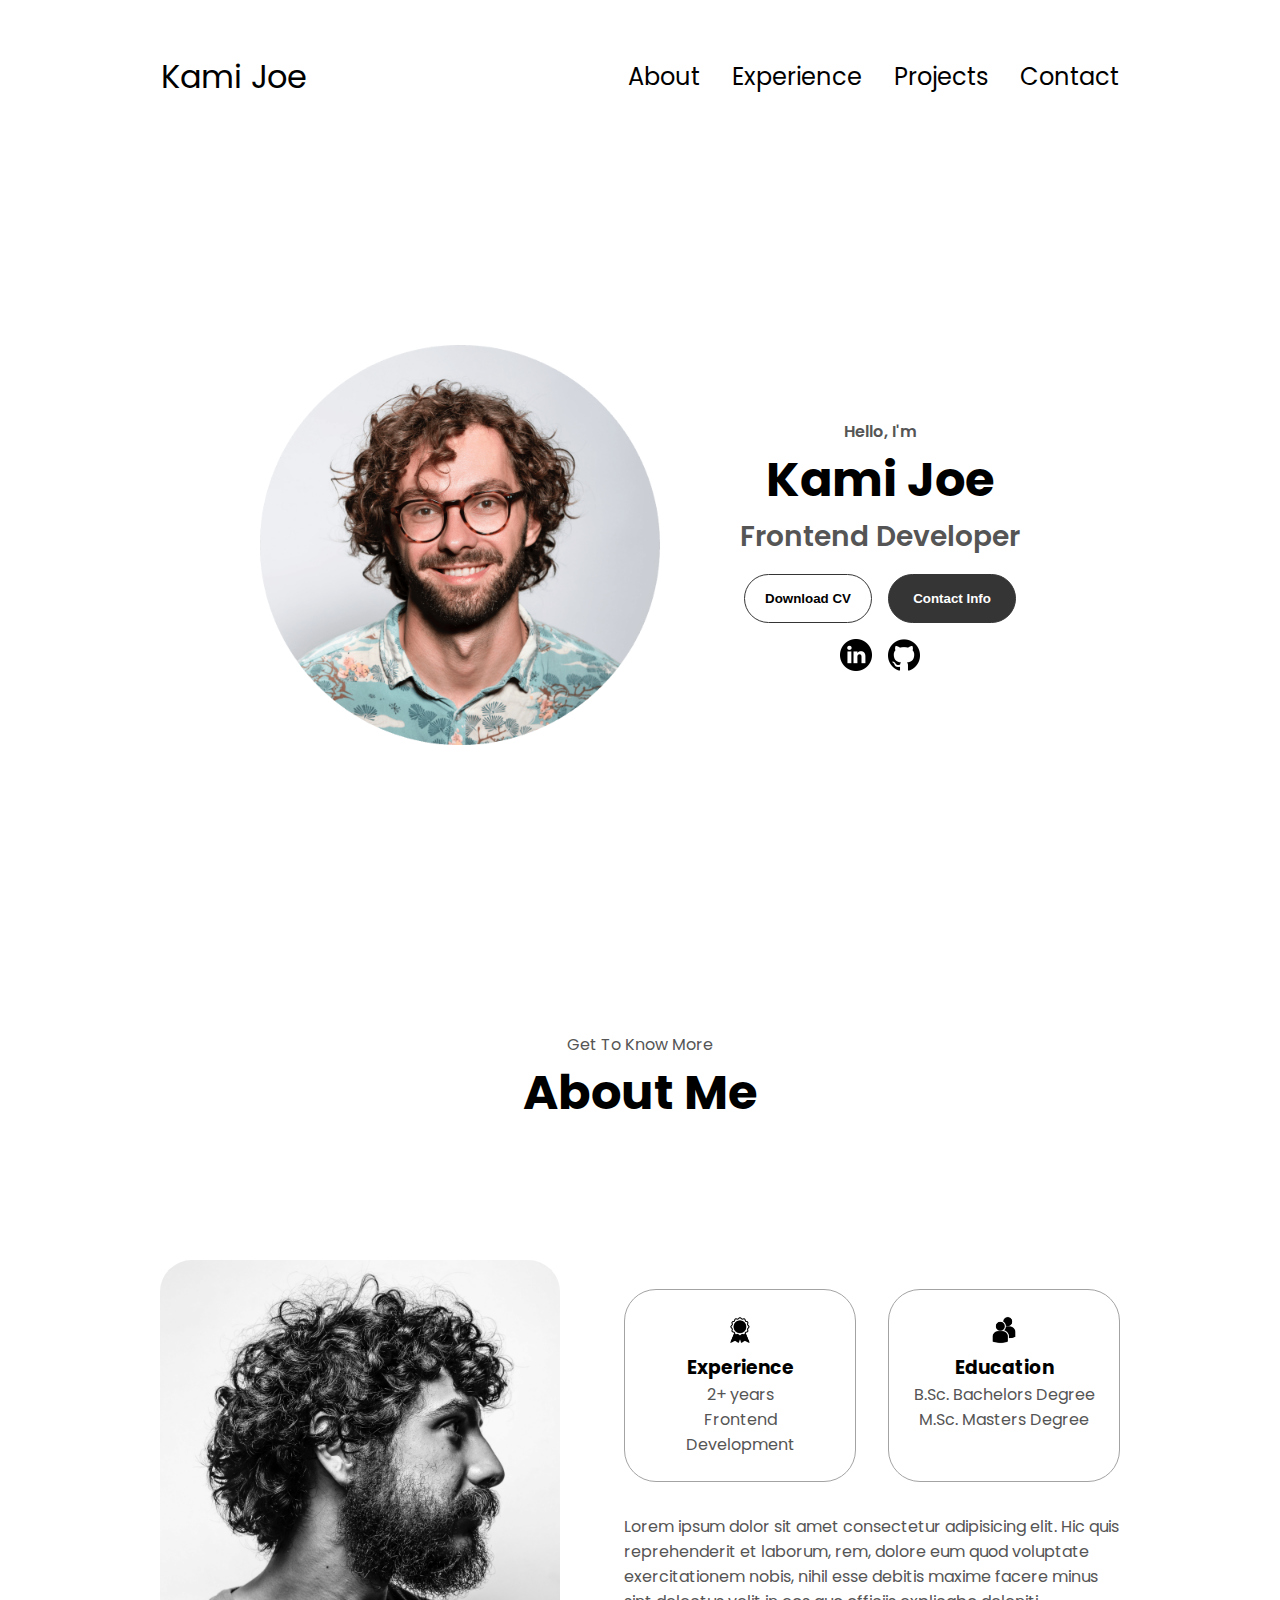
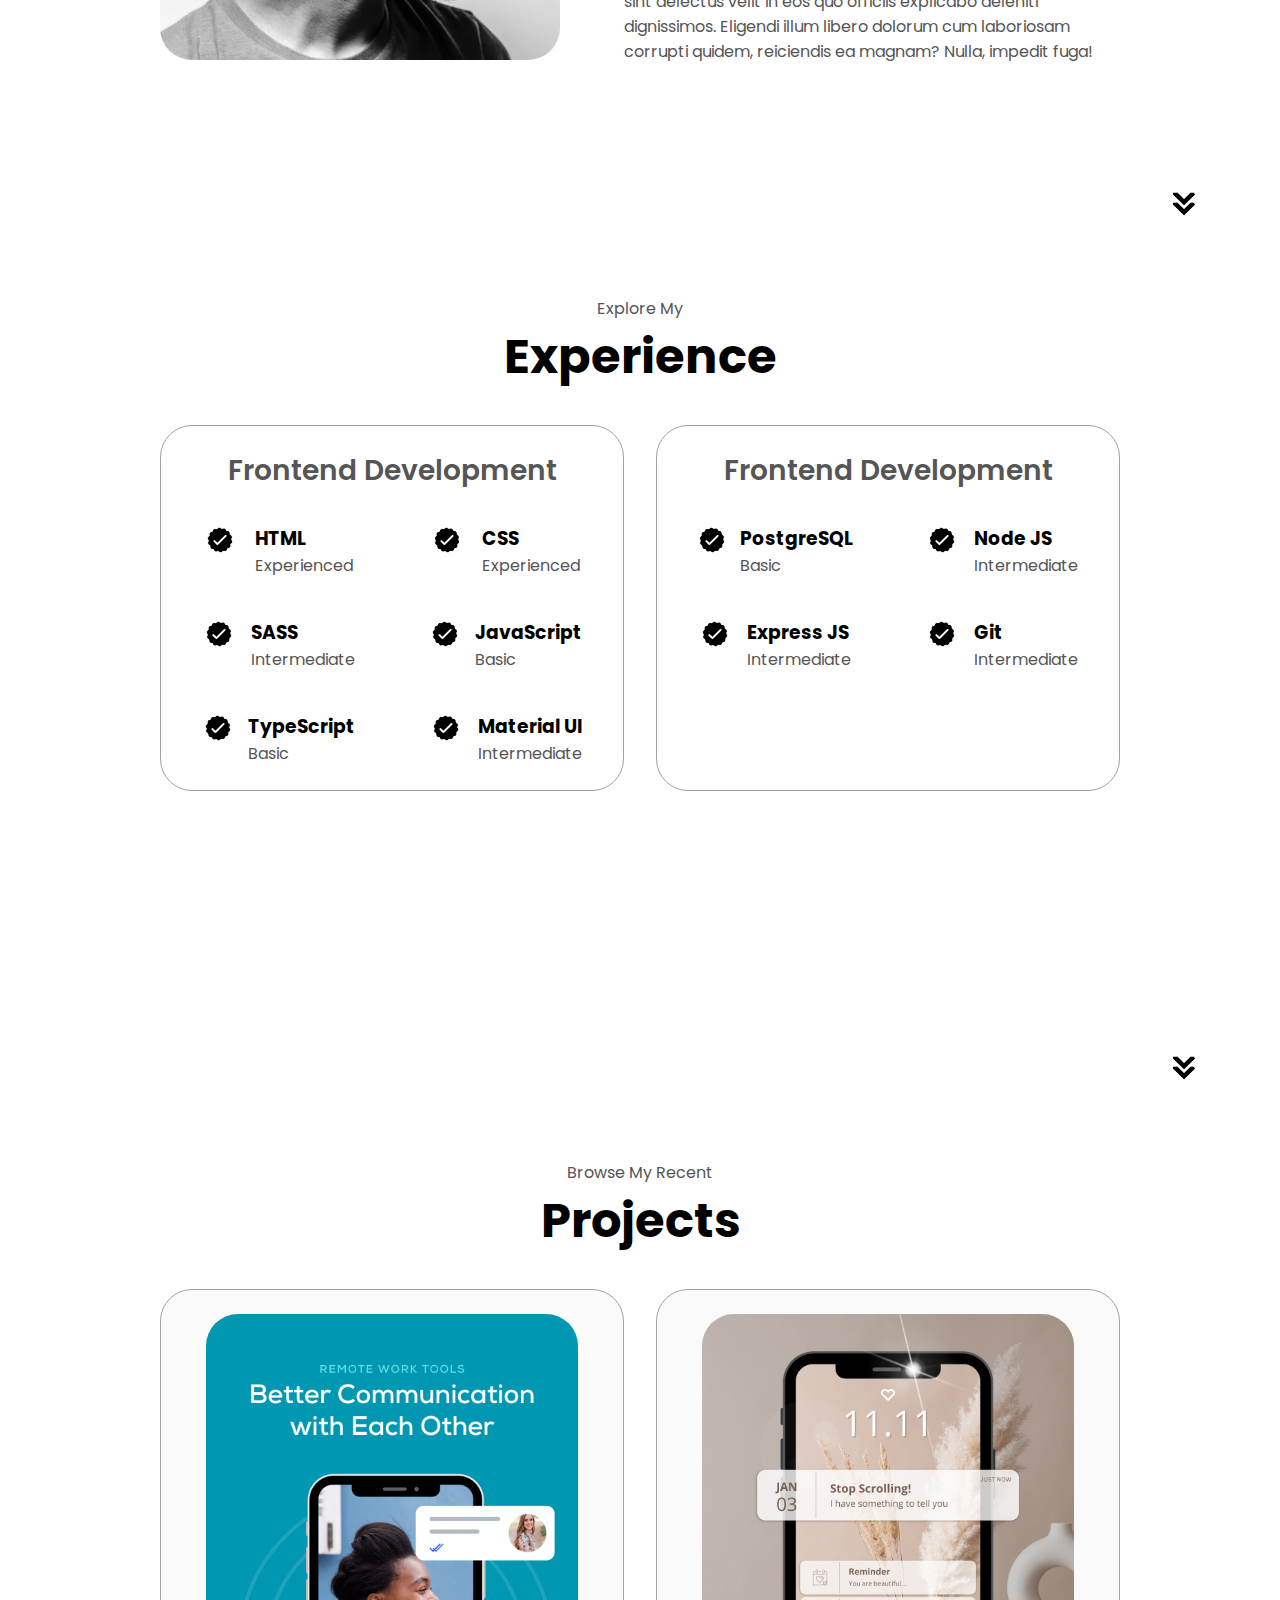
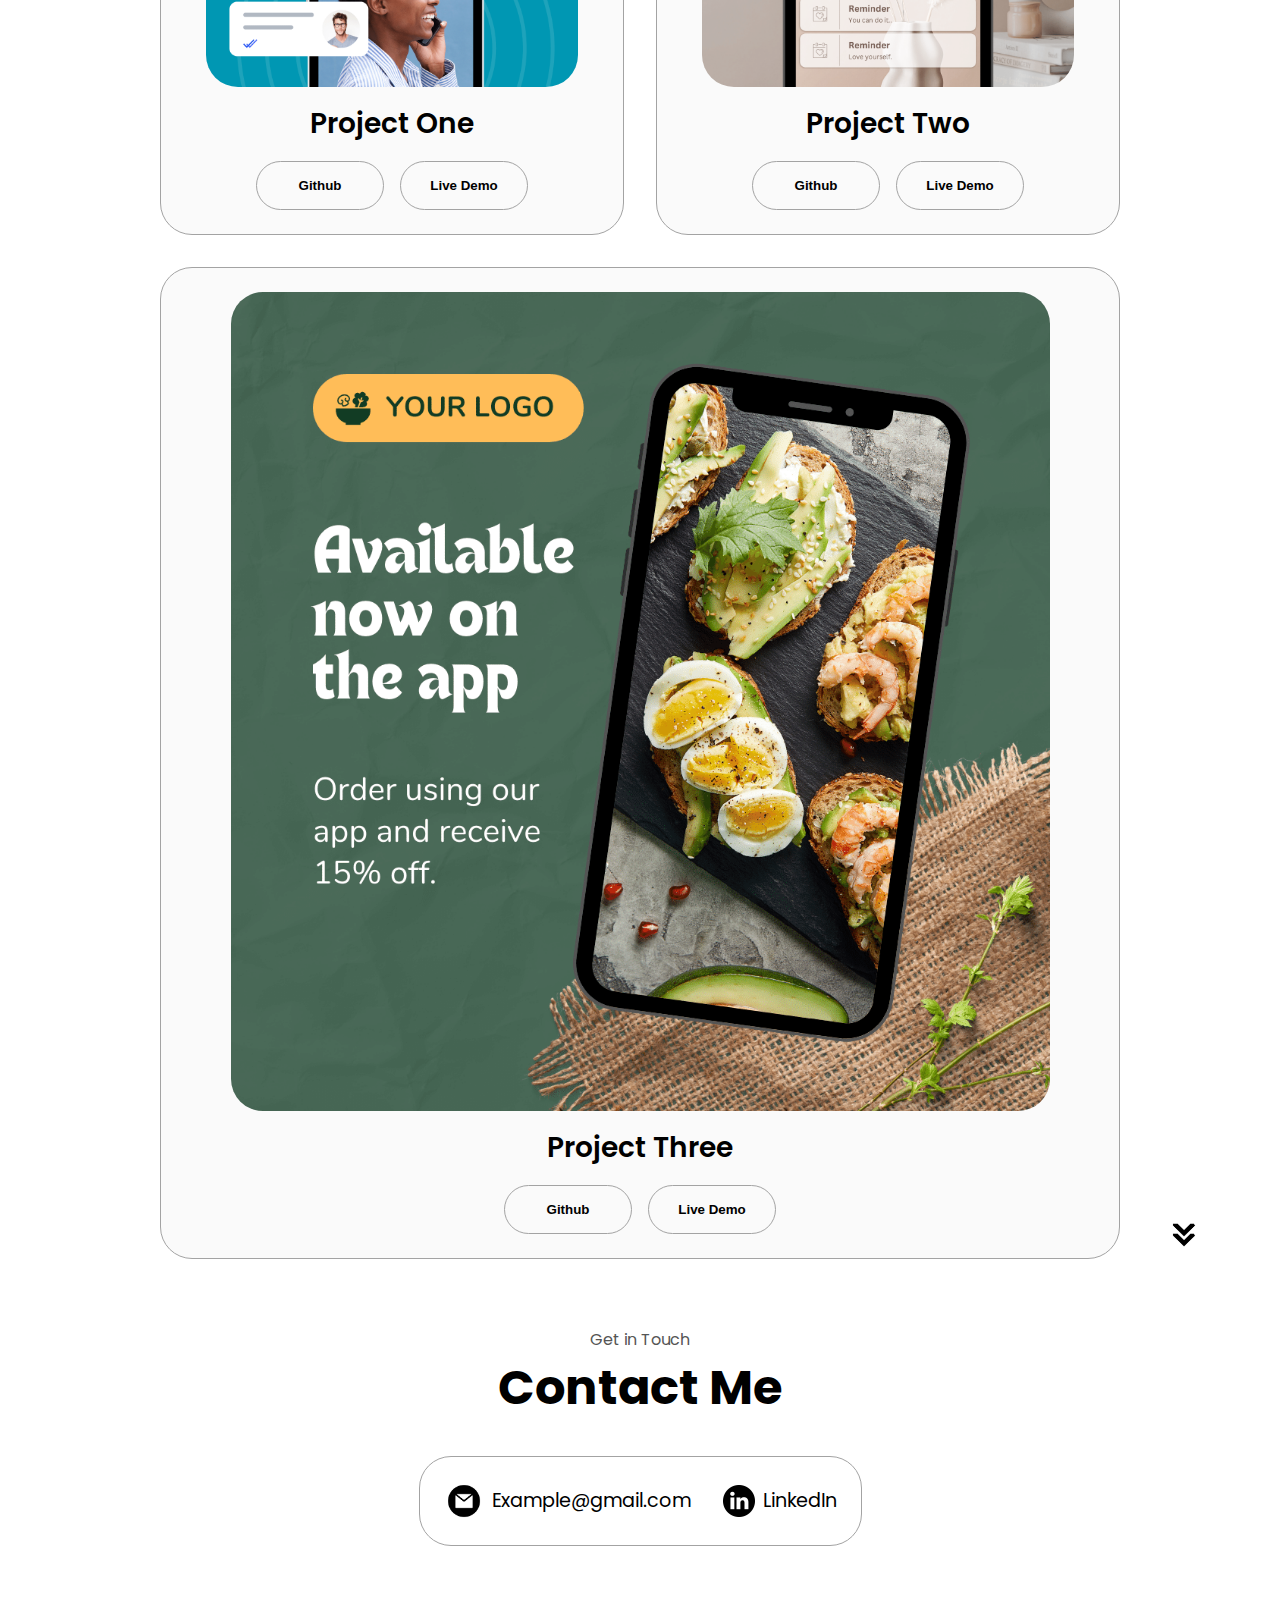
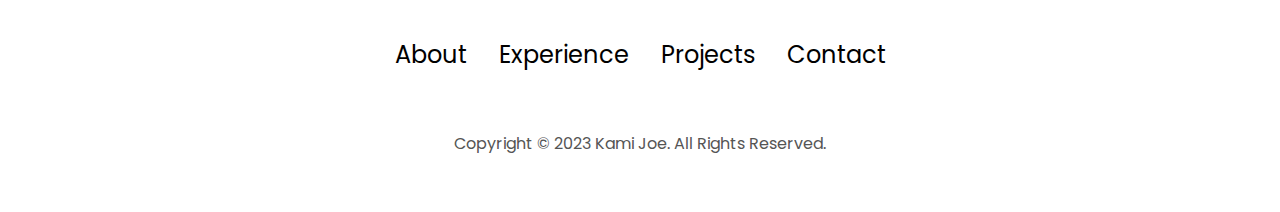
<file: Website_1/index.html>
<!DOCTYPE html>
<html lang="en">
  <head>
    <meta charset="UTF-8" />
    <meta http-equiv="X-UA-Compatible" content="IE=edge" />
    <meta name="viewport" content="width=device-width, initial-scale=1.0" />
    <title>My Portfolio</title>
    <link rel="stylesheet" href="styles.css" />
    <link rel="stylesheet" href="mediaqueries.css" />
  </head>
  <body>
    <nav id="desktop-nav">
      <div class="logo">Kami Joe</div>
      <div>
        <ul class="nav-links">
          <li><a href="#about">About</a></li>
          <li><a href="#experience">Experience</a></li>
          <li><a href="#projects">Projects</a></li>
          <li><a href="#contact">Contact</a></li>
        </ul>
      </div>
    </nav>
    <nav id="hamburger-nav">
      <div class="logo">Kami Joe</div>
      <div class="hamburger-menu">
        <div class="hamburger-icon" onclick="toggleMenu()">
          <span></span>
          <span></span>
          <span></span>
        </div>
        <div class="menu-links">
          <li><a href="#about" onclick="toggleMenu()">About</a></li>
          <li><a href="#experience" onclick="toggleMenu()">Experience</a></li>
          <li><a href="#projects" onclick="toggleMenu()">Projects</a></li>
          <li><a href="#contact" onclick="toggleMenu()">Contact</a></li>
        </div>
      </div>
    </nav>
    <section id="profile">
      <div class="section__pic-container">
        <img src="./assets/profile-pic.png" alt="John Doe profile picture" />
      </div>
      <div class="section__text">
        <p class="section__text__p1">Hello, I'm</p>
        <h1 class="title">Kami Joe</h1>
        <p class="section__text__p2">Frontend Developer</p>
        <div class="btn-container">
          <button
            class="btn btn-color-2"
            onclick="window.open('./assets/resume-example.pdf')"
          >
            Download CV
          </button>
          <button class="btn btn-color-1" onclick="location.href='./#contact'">
            Contact Info
          </button>
        </div>
        <div id="socials-container">
          <img
            src="./assets/linkedin.png"
            alt="My LinkedIn profile"
            class="icon"
            onclick="location.href='https://linkedin.com/'"
          />
          <img
            src="./assets/github.png"
            alt="My Github profile"
            class="icon"
            onclick="location.href='https://github.com/kamijoseph'"
          />
        </div>
      </div>
    </section>
    <section id="about">
      <p class="section__text__p1">Get To Know More</p>
      <h1 class="title">About Me</h1>
      <div class="section-container">
        <div class="section__pic-container">
          <img
            src="./assets/about-pic.png"
            alt="Profile picture"
            class="about-pic"
          />
        </div>
        <div class="about-details-container">
          <div class="about-containers">
            <div class="details-container">
              <img
                src="./assets/experience.png"
                alt="Experience icon"
                class="icon"
              />
              <h3>Experience</h3>
              <p>2+ years <br />Frontend Development</p>
            </div>
            <div class="details-container">
              <img
                src="./assets/education.png"
                alt="Education icon"
                class="icon"
              />
              <h3>Education</h3>
              <p>B.Sc. Bachelors Degree<br />M.Sc. Masters Degree</p>
            </div>
          </div>
          <div class="text-container">
            <p>
              Lorem ipsum dolor sit amet consectetur adipisicing elit. Hic quis
              reprehenderit et laborum, rem, dolore eum quod voluptate
              exercitationem nobis, nihil esse debitis maxime facere minus sint
              delectus velit in eos quo officiis explicabo deleniti dignissimos.
              Eligendi illum libero dolorum cum laboriosam corrupti quidem,
              reiciendis ea magnam? Nulla, impedit fuga!
            </p>
          </div>
        </div>
      </div>
      <img
        src="./assets/arrow.png"
        alt="Arrow icon"
        class="icon arrow"
        onclick="location.href='./#experience'"
      />
    </section>
    <section id="experience">
      <p class="section__text__p1">Explore My</p>
      <h1 class="title">Experience</h1>
      <div class="experience-details-container">
        <div class="about-containers">
          <div class="details-container">
            <h2 class="experience-sub-title">Frontend Development</h2>
            <div class="article-container">
              <article>
                <img
                  src="./assets/checkmark.png"
                  alt="Experience icon"
                  class="icon"
                />
                <div>
                  <h3>HTML</h3>
                  <p>Experienced</p>
                </div>
              </article>
              <article>
                <img
                  src="./assets/checkmark.png"
                  alt="Experience icon"
                  class="icon"
                />
                <div>
                  <h3>CSS</h3>
                  <p>Experienced</p>
                </div>
              </article>
              <article>
                <img
                  src="./assets/checkmark.png"
                  alt="Experience icon"
                  class="icon"
                />
                <div>
                  <h3>SASS</h3>
                  <p>Intermediate</p>
                </div>
              </article>
              <article>
                <img
                  src="./assets/checkmark.png"
                  alt="Experience icon"
                  class="icon"
                />
                <div>
                  <h3>JavaScript</h3>
                  <p>Basic</p>
                </div>
              </article>
              <article>
                <img
                  src="./assets/checkmark.png"
                  alt="Experience icon"
                  class="icon"
                />
                <div>
                  <h3>TypeScript</h3>
                  <p>Basic</p>
                </div>
              </article>
              <article>
                <img
                  src="./assets/checkmark.png"
                  alt="Experience icon"
                  class="icon"
                />
                <div>
                  <h3>Material UI</h3>
                  <p>Intermediate</p>
                </div>
              </article>
            </div>
          </div>
          <div class="details-container">
            <h2 class="experience-sub-title">Frontend Development</h2>
            <div class="article-container">
              <article>
                <img
                  src="./assets/checkmark.png"
                  alt="Experience icon"
                  class="icon"
                />
                <div>
                  <h3>PostgreSQL</h3>
                  <p>Basic</p>
                </div>
              </article>
              <article>
                <img
                  src="./assets/checkmark.png"
                  alt="Experience icon"
                  class="icon"
                />
                <div>
                  <h3>Node JS</h3>
                  <p>Intermediate</p>
                </div>
              </article>
              <article>
                <img
                  src="./assets/checkmark.png"
                  alt="Experience icon"
                  class="icon"
                />
                <div>
                  <h3>Express JS</h3>
                  <p>Intermediate</p>
                </div>
              </article>
              <article>
                <img
                  src="./assets/checkmark.png"
                  alt="Experience icon"
                  class="icon"
                />
                <div>
                  <h3>Git</h3>
                  <p>Intermediate</p>
                </div>
              </article>
            </div>
          </div>
        </div>
      </div>
      <img
        src="./assets/arrow.png"
        alt="Arrow icon"
        class="icon arrow"
        onclick="location.href='./#projects'"
      />
    </section>
    <section id="projects">
      <p class="section__text__p1">Browse My Recent</p>
      <h1 class="title">Projects</h1>
      <div class="experience-details-container">
        <div class="about-containers">
          <div class="details-container color-container">
            <div class="article-container">
              <img
                src="./assets/project-1.png"
                alt="Project 1"
                class="project-img"
              />
            </div>
            <h2 class="experience-sub-title project-title">Project One</h2>
            <div class="btn-container">
              <button
                class="btn btn-color-2 project-btn"
                onclick="location.href='https://github.com/'"
              >
                Github
              </button>
              <button
                class="btn btn-color-2 project-btn"
                onclick="location.href='https://github.com/'"
              >
                Live Demo
              </button>
            </div>
          </div>
          <div class="details-container color-container">
            <div class="article-container">
              <img
                src="./assets/project-2.png"
                alt="Project 2"
                class="project-img"
              />
            </div>
            <h2 class="experience-sub-title project-title">Project Two</h2>
            <div class="btn-container">
              <button
                class="btn btn-color-2 project-btn"
                onclick="location.href='https://github.com/kamijoseph'"
              >
                Github
              </button>
              <button
                class="btn btn-color-2 project-btn"
                onclick="location.href='https://github.com/kamijoseph'"
              >
                Live Demo
              </button>
            </div>
          </div>
          <div class="details-container color-container">
            <div class="article-container">
              <img
                src="./assets/project-3.png"
                alt="Project 3"
                class="project-img"
              />
            </div>
            <h2 class="experience-sub-title project-title">Project Three</h2>
            <div class="btn-container">
              <button
                class="btn btn-color-2 project-btn"
                onclick="location.href='https://github.com/kamijoseph'"
              >
                Github
              </button>
              <button
                class="btn btn-color-2 project-btn"
                onclick="location.href='https://github.com/kamijoseph'"
              >
                Live Demo
              </button>
            </div>
          </div>
        </div>
      </div>
      <img
        src="./assets/arrow.png"
        alt="Arrow icon"
        class="icon arrow"
        onclick="location.href='./#contact'"
      />
    </section>
    <section id="contact">
      <p class="section__text__p1">Get in Touch</p>
      <h1 class="title">Contact Me</h1>
      <div class="contact-info-upper-container">
        <div class="contact-info-container">
          <img
            src="./assets/email.png"
            alt="Email icon"
            class="icon contact-icon email-icon"
          />
          <p><a href="mailto:examplemail@gmail.com">Example@gmail.com</a></p>
        </div>
        <div class="contact-info-container">
          <img
            src="./assets/linkedin.png"
            alt="LinkedIn icon"
            class="icon contact-icon"
          />
          <p><a href="https://www.linkedin.com">LinkedIn</a></p>
        </div>
      </div>
    </section>
    <footer>
      <nav>
        <div class="nav-links-container">
          <ul class="nav-links">
            <li><a href="#about">About</a></li>
            <li><a href="#experience">Experience</a></li>
            <li><a href="#projects">Projects</a></li>
            <li><a href="#contact">Contact</a></li>
          </ul>
        </div>
      </nav>
      <p>Copyright &#169; 2023 Kami Joe. All Rights Reserved.</p>
    </footer>
    <script src="script.js"></script>
  </body>
</html>
</file>
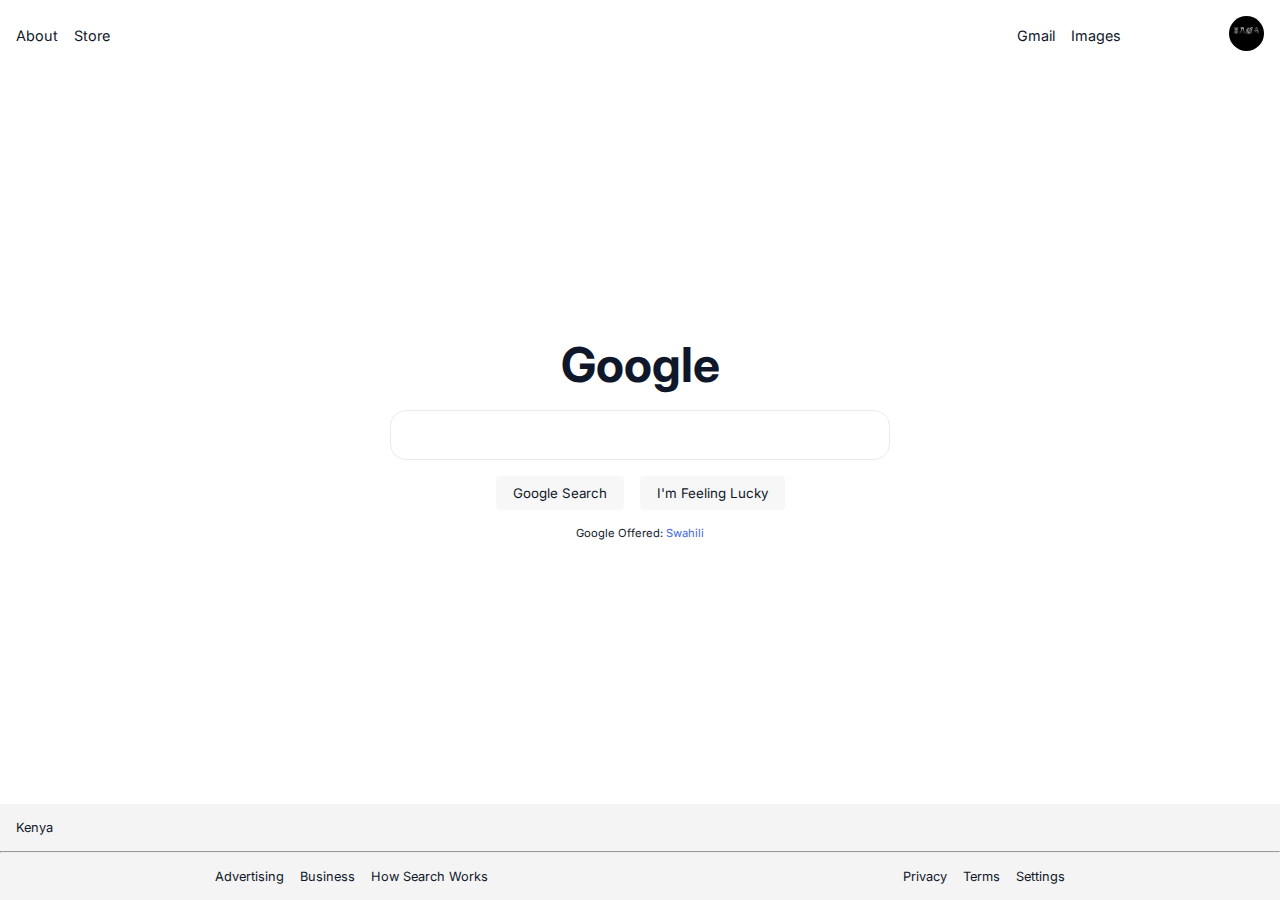
<file: Website_2/index.html>
<!DOCTYPE html>
<html lang="en">
  <head>
    <meta charset="UTF-8" />
    <meta name="viewport" content="width=device-width, initial-scale=1.0" />
    <title>Youtube Homepage Recreate</title>
    <link rel="stylesheet" href="styles.css" />
    <link rel="preconnect" href="https://fonts.googleapis.com" />
    <link rel="preconnect" href="https://fonts.gstatic.com" crossorigin />
    <link
      href="https://fonts.googleapis.com/css2?family=Inter:ital,opsz,wght@0,14..32,100..900;1,14..32,100..900&family=Poppins:ital,wght@0,100;0,200;0,300;0,400;0,500;0,600;0,700;0,800;0,900;1,100;1,200;1,300;1,400;1,500;1,600;1,700;1,800;1,900&display=swap"
      rel="stylesheet"
    />
    <link
      rel="stylesheet"
      href="https://cdnjs.cloudflare.com/ajax/libs/font-awesome/6.7.1/css/all.min.css"
      integrity="sha512-5Hs3dF2AEPkpNAR7UiOHba+lRSJNeM2ECkwxUIxC1Q/FLycGTbNapWXB4tP889k5T5Ju8fs4b1P5z/iB4nMfSQ=="
      crossorigin="anonymous"
      referrerpolicy="no-referrer"
    />
  </head>
  <body>
    <header>
      <div class="nav-container">
        <a href="" target="_blank" class="text-link">
          <p>About</p>
        </a>
        <a href="" target="_blank" class="text-link">
          <p>Store</p>
        </a>
      </div>
      <nav class="nav-container nav-container-second">
        <a href="" target="_blank" class="text-link"><p>Gmail</p></a>
        <a href="" target="_blank" class="text-link"><p>Images</p></a>
        <a href="" target="_blank" class="icon-link"
          ><i class="fa-solid fa-flask"></i
        ></a>
        <a href="" target="_blank" class="icon-link"
          ><i class="fa-solid fa-braille"></i
        ></a>
        <button class="img-button">
          <img src="./public/core.jpg" alt="Profile Picture" />
        </button>
      </nav>
    </header>
    <main>
      <h1 class="title-text">Google</h1>
      <div class="input-bar">
        <i class="fa-solid fa-magnifying-glass"></i>
        <input title="search" />
        <div>
          <button class="input-icons">
            <i class="fa-solid fa-microphone"></i>
          </button>
          <button class="input-icons">
            <i class="fa-solid fa-camera"></i>
          </button>
        </div>
      </div>
      <div class="button-grid">
        <button><p>Google Search</p></button>
        <button><p>I'm Feeling Lucky</p></button>
      </div>
      <p class="language-text">
        Google Offered: <a href="" class="language-link">Swahili</a>
      </p>
    </main>
    <footer>
      <div>
        <p>Kenya</p>
      </div>
      <hr />
      <div class="footer-grid">
        <div class="footer-links">
          <a href="">
            <p>Advertising</p>
          </a>
          <a href="">
            <p>Business</p>
          </a>
          <a href="">
            <p>How Search Works</p>
          </a>
        </div>
        <div class="footer-links">
          <a href="">
            <p>Privacy</p>
          </a>
          <a href="">
            <p>Terms</p>
          </a>
          <a href="">
            <p>Settings</p>
          </a>
        </div>
      </div>
    </footer>
  </body>
</html>
</file>
<file: Website_1/styles.css>
/* GENERAL */

@import url("https://fonts.googleapis.com/css2?family=Poppins:wght@300;400;500;600&display=swap");

* {
  margin: 0;
  padding: 0;
}

body {
  font-family: "Poppins", sans-serif;
}

html {
  scroll-behavior: smooth;
}

p {
  color: rgb(85, 85, 85);
}

/* TRANSITION */

a,
.btn {
  transition: all 300ms ease;
}

/* DESKTOP NAV */

nav,
.nav-links {
  display: flex;
}

nav {
  justify-content: space-around;
  align-items: center;
  height: 17vh;
}

.nav-links {
  gap: 2rem;
  list-style: none;
  font-size: 1.5rem;
}

a {
  color: black;
  text-decoration: none;
  text-decoration-color: white;
}

a:hover {
  color: grey;
  text-decoration: underline;
  text-underline-offset: 1rem;
  text-decoration-color: rgb(181, 181, 181);
}

.logo {
  font-size: 2rem;
}

.logo:hover {
  cursor: default;
}

/* HAMBURGER MENU */

#hamburger-nav {
  display: none;
}

.hamburger-menu {
  position: relative;
  display: inline-block;
}

.hamburger-icon {
  display: flex;
  flex-direction: column;
  justify-content: space-between;
  height: 24px;
  width: 30px;
  cursor: pointer;
}

.hamburger-icon span {
  width: 100%;
  height: 2px;
  background-color: black;
  transition: all 0.3 ease-in-out;
}

.menu-links {
  position: absolute;
  top: 100%;
  right: 0;
  background-color: white;
  width: fit-content;
  max-height: 0;
  overflow: hidden;
  transition: all 0.3 ease-in-out;
}

.menu-links a {
  display: block;
  padding: 10px;
  text-align: center;
  font-size: 1.5rem;
  color: black;
  text-decoration: none;
  transition: all 0.3 ease-in-out;
}

.menu-links li {
  list-style: none;
}

.menu-links.open {
  max-height: 300px;
}

.hamburger-icon.open span:first-child {
  transform: rotate(45deg) translate(10px, 5px);
}

.hamburger-icon.open span:nth-child(2) {
  opacity: 0;
}

.hamburger-icon.open span:last-child {
  transform: rotate(-45deg) translate(10px, -5px);
}

.hamburger-icon span:first-child {
  transform: none;
}

.hamburger-icon span:first-child {
  opacity: 1;
}

.hamburger-icon span:first-child {
  transform: none;
}

/* SECTIONS */

section {
  padding-top: 4vh;
  height: 96vh;
  margin: 0 10rem;
  box-sizing: border-box;
  min-height: fit-content;
}

.section-container {
  display: flex;
}

/* PROFILE SECTION */

#profile {
  display: flex;
  justify-content: center;
  gap: 5rem;
  height: 80vh;
}

.section__pic-container {
  display: flex;
  height: 400px;
  width: 400px;
  margin: auto 0;
}

.section__text {
  align-self: center;
  text-align: center;
}

.section__text p {
  font-weight: 600;
}

.section__text__p1 {
  text-align: center;
}

.section__text__p2 {
  font-size: 1.75rem;
  margin-bottom: 1rem;
}

.title {
  font-size: 3rem;
  text-align: center;
}

#socials-container {
  display: flex;
  justify-content: center;
  margin-top: 1rem;
  gap: 1rem;
}

/* ICONS */

.icon {
  cursor: pointer;
  height: 2rem;
}

/* BUTTONS */

.btn-container {
  display: flex;
  justify-content: center;
  gap: 1rem;
}

.btn {
  font-weight: 600;
  transition: all 300ms ease;
  padding: 1rem;
  width: 8rem;
  border-radius: 2rem;
}

.btn-color-1,
.btn-color-2 {
  border: rgb(53, 53, 53) 0.1rem solid;
}

.btn-color-1:hover,
.btn-color-2:hover {
  cursor: pointer;
}

.btn-color-1,
.btn-color-2:hover {
  background: rgb(53, 53, 53);
  color: white;
}

.btn-color-1:hover {
  background: rgb(0, 0, 0);
}

.btn-color-2 {
  background: none;
}

.btn-color-2:hover {
  border: rgb(255, 255, 255) 0.1rem solid;
}

.btn-container {
  gap: 1rem;
}

/* ABOUT SECTION */

#about {
  position: relative;
}

.about-containers {
  gap: 2rem;
  margin-bottom: 2rem;
  margin-top: 2rem;
}

.about-details-container {
  justify-content: center;
  flex-direction: column;
}

.about-containers,
.about-details-container {
  display: flex;
}

.about-pic {
  border-radius: 2rem;
}

.arrow {
  position: absolute;
  right: -5rem;
  bottom: 2.5rem;
}

.details-container {
  padding: 1.5rem;
  flex: 1;
  background: white;
  border-radius: 2rem;
  border: rgb(53, 53, 53) 0.1rem solid;
  border-color: rgb(163, 163, 163);
  text-align: center;
}

.section-container {
  gap: 4rem;
  height: 80%;
}

.section__pic-container {
  height: 400px;
  width: 400px;
  margin: auto 0;
}

/* EXPERIENCE SECTION */

#experience {
  position: relative;
}

.experience-sub-title {
  color: rgb(85, 85, 85);
  font-weight: 600;
  font-size: 1.75rem;
  margin-bottom: 2rem;
}

.experience-details-container {
  display: flex;
  justify-content: center;
  flex-direction: column;
}

.article-container {
  display: flex;
  text-align: initial;
  flex-wrap: wrap;
  flex-direction: row;
  gap: 2.5rem;
  justify-content: space-around;
}

article {
  display: flex;
  width: 10rem;
  justify-content: space-around;
  gap: 0.5rem;
}

article .icon {
  cursor: default;
}

/* PROJECTS SECTION */

#projects {
  position: relative;
}

.color-container {
  border-color: rgb(163, 163, 163);
  background: rgb(250, 250, 250);
}

.project-img {
  border-radius: 2rem;
  width: 90%;
  height: 90%;
}

.project-title {
  margin: 1rem;
  color: black;
}

.project-btn {
  color: black;
  border-color: rgb(163, 163, 163);
}

/* CONTACT */

#contact {
  display: flex;
  justify-content: center;
  flex-direction: column;
  height: 70vh;
}

.contact-info-upper-container {
  display: flex;
  justify-content: center;
  border-radius: 2rem;
  border: rgb(53, 53, 53) 0.1rem solid;
  border-color: rgb(163, 163, 163);
  background: (250, 250, 250);
  margin: 2rem auto;
  padding: 0.5rem;
}

.contact-info-container {
  display: flex;
  align-items: center;
  justify-content: center;
  gap: 0.5rem;
  margin: 1rem;
}

.contact-info-container p {
  font-size: larger;
}

.contact-icon {
  cursor: default;
}

.email-icon {
  height: 2.5rem;
}

/* FOOTER SECTION */

footer {
  height: 26vh;
  margin: 0 1rem;
}

footer p {
  text-align: center;
}
</file>
<file: Website_1/mediaqueries.css>
@media screen and (max-width: 1400px) {
    #profile {
      height: 83vh;
      margin-bottom: 6rem;
    }
    .about-containers {
      flex-wrap: wrap;
    }
    #contact,
    #projects {
      height: fit-content;
    }
  }
  
  @media screen and (max-width: 1200px) {
    #desktop-nav {
      display: none;
    }
    #hamburger-nav {
      display: flex;
    }
    #experience,
    .experience-details-container {
      margin-top: 2rem;
    }
    #profile,
    .section-container {
      display: block;
    }
    .arrow {
      display: none;
    }
    section,
    .section-container {
      height: fit-content;
    }
    section {
      margin: 0 5%;
    }
    .section__pic-container {
      width: 275px;
      height: 275px;
      margin: 0 auto 2rem;
    }
    .about-containers {
      margin-top: 0;
    }
  }
  
  @media screen and (max-width: 600px) {
    #contact,
    footer {
      height: 40vh;
    }
    #profile {
      height: 83vh;
      margin-bottom: 0;
    }
    article {
      font-size: 1rem;
    }
    footer nav {
      height: fit-content;
      margin-bottom: 2rem;
    }
    .about-containers,
    .contact-info-upper-container,
    .btn-container {
      flex-wrap: wrap;
    }
    .contact-info-container {
      margin: 0;
    }
    .contact-info-container p,
    .nav-links li a {
      font-size: 1rem;
    }
    .experience-sub-title {
      font-size: 1.25rem;
    }
    .logo {
      font-size: 1.5rem;
    }
    .nav-links {
      flex-direction: column;
      gap: 0.5rem;
      text-align: center;
    }
    .section__pic-container {
      width: auto;
      height: 46vw;
      justify-content: center;
    }
    .section__text__p2 {
      font-size: 1.25rem;
    }
    .title {
      font-size: 2rem;
    }
    .text-container {
      text-align: justify;
    }
  }
</file>
<file: Website_2/styles.css>
*{
    box-sizing: border-box;
    margin: 0;
    padding: 0;
    font-family: 'Inter', sans-serif;
    color: #0f172a;
}

body{
    font-size: 0.9rem;
    display: flex;
    flex-direction: column;
    min-height: 100vh;
}

button{
    cursor: pointer;
}

.google-header{
    font-family: 'Poppins', sans-serif;
}

header{
    display: flex;
    align-items: center;
    justify-content: space-between;
    padding: 1rem;
    gap: 1rem;
}

.nav-container{
    display: flex;
    align-items: center;
    gap: 1rem;
}

.text-link,
footer a{
    color: inherit;
    text-decoration: none;
}

.icon-link{
    display: grid;
    place-items: center;
    font-size: 1rem;
    text-decoration: none;
    color: inherit;
    width: 30px;
    aspect-ratio: 1/1;
    border-radius: 100%;
    overflow: hidden;
    transition: 0.5s;
}

.icon-link:hover{
    background: rgb(235, 235, 235);
}

.text-link:hover,
footer a{
    text-decoration: underline;
}

.nav-container-second .text-link{
    display: none;
}

.img-button{
    border: none;
    background: transparent;
}

.img-button img{
    width: 35px;
    overflow: hidden;
    border-radius: 100%;
}

main{
    flex: 1;
    display: flex;
    flex-direction: column;
    justify-content: center;
    align-items: center;
    gap: 1rem;
    padding: 4rem 1rem;
}

.title-text{
    font-size: 3rem ;
}

.input-bar{
    display: flex;
    align-items: center;
    gap: 1rem;
    width: 100%;
    max-width: 500px;
    border: 1px solid rgb(235, 235, 235);
    padding: 1rem;
    border-radius: 1rem;
    transition: 0.3s;
}

.input-bar:hover,
.input-bar:focus-within{
    box-shadow: 0 0 4px 1px rgb(237, 237, 237);
}
.input-bar input{
    flex: 1;
    border: none;
    outline: none;
    width: 100%;
}

.input-bar div{
    display: flex;
    align-items: center;
    gap: 1rem;
}

.input-icons{
    background: transparent;
    border: none;
    transition: 0.2s;
}

.input-icons:hover{
    opacity: 0.6;
    cursor: pointer;
}

.button-grid{
    display: flex;
    align-items: center;
    gap: 1rem;
}

.button-grid button{
    padding: 0.5rem 1rem;
    border: 1px solid transparent;
    background: rgb(247, 247, 247);
    border-radius: 0.25rem;
    transition: 0.5s;
}

.button-grid button:hover{
    border: 1px solid slategray;
}

.language-link{
    color: royalblue;
    text-decoration: none;
    transition: 0.5s;
    cursor: pointer;
}

.language-link:hover{
    text-decoration: underline;
}

.language-text{
    font-size: .7rem;
}

footer{
    background: rgb(244, 244, 244);
    font-size: .7rem;
}

footer > div{
    padding: 1rem;
}

.footer-grid{
    display: flex;
    flex-direction: column;
    align-items: center;
    justify-content: space-around;
    gap: 2rem;
}

.footer-links{
    display: flex;
    align-items: center;
    gap: 1rem;
}

@media (min-width:640px){
    footer{
        font-size: .8rem;
    }
    .footer-grid{
        display: flex;
        flex-direction: row;
        gap: 1rem;
    }
    .nav-container-second .text-link{
        display: block;
    }
    footer a{
        text-decoration: none;
    }
}
</file>
